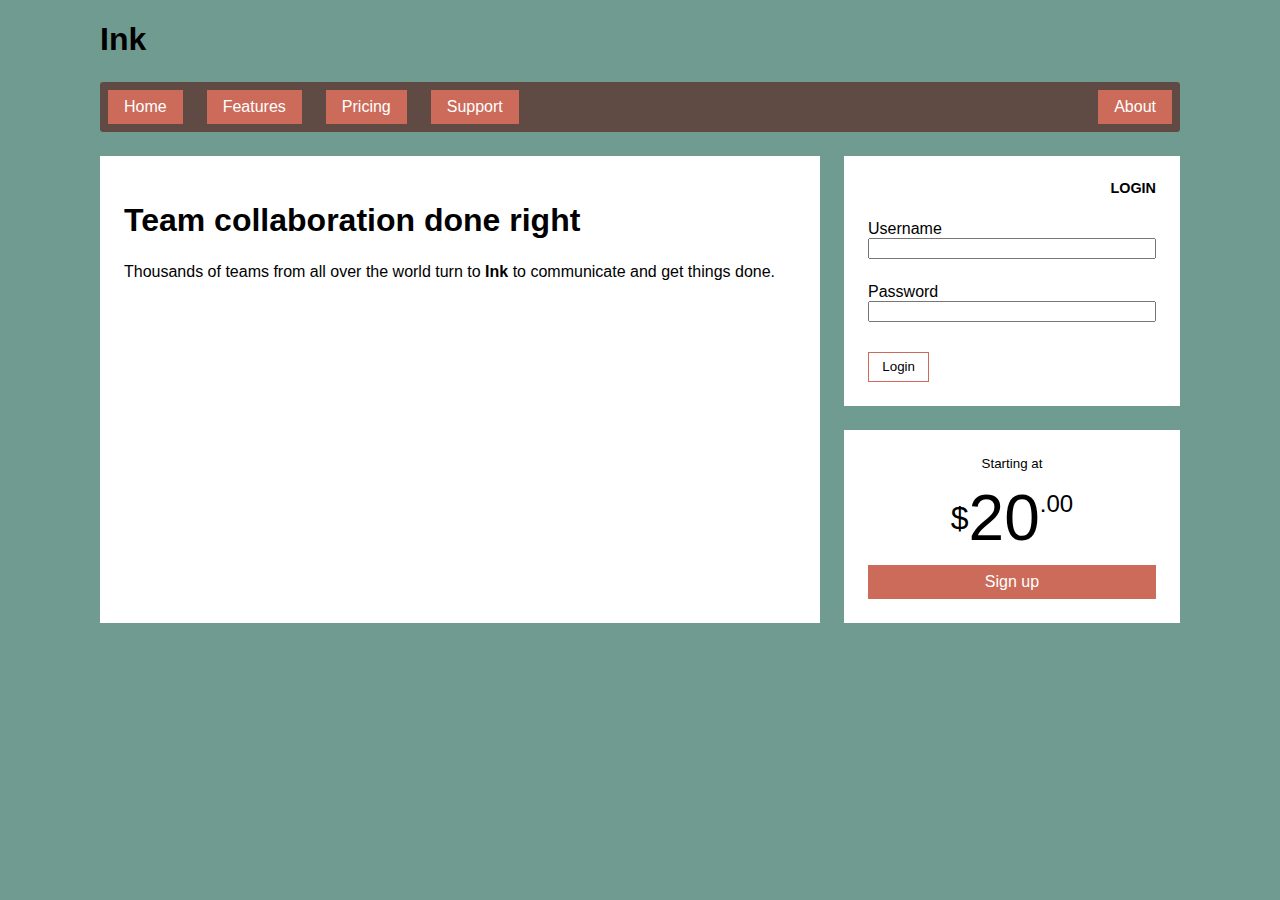
<file: part 5.1 flexbox/index.html>
<!DOCTYPE html>
<html lang="en">
<head>
  <meta charset="UTF-8">
  <meta http-equiv="X-UA-Compatible" content="ie=edge">
  <link rel="stylesheet" href="main.css">
  <title>Document</title>
</head>
<body>
  <div class="container">
    <header>
      <h1>Ink</h1>
    </header>
    <nav>
      <ul class="site-nav">
        <li><a href="/">Home</a></li>
        <li><a href="/features">Features</a></li>
        <li><a href="/pricing">Pricing</a></li>
        <li><a href="/support">Support</a></li>
        <li class="nav-right">
          <a href="/about">About</a>
        </li>
      </ul>
    </nav>
    <main class="flex">
      <div class="column-main tile">
        <h1>Team collaboration done right</h1>
        <p>Thousands of teams from all over the
          world turn to <b>Ink</b> to communicate
          and get things done.</p>
      </div>
      <div class="column-sidebar">
        <div class="tile">
          <form class="login-form">
            <h3>Login</h3>
            <p>
              <label for="username">Username</label>
              <input id="username" type="text" name="username" />
            </p>
            <p>
              <label for="password">Password</label>
              <input id="password" type="password" name="password" />
            </p>
            <button type="submit">Login</button>
          </form>
        </div>
        <div class="tile centered">
          <small>Starting at</small>
          <div class="cost">
            <span class="cost-currency">$</span>
            <span class="cost-dollars">20</span>
            <span class="cost-cents">.00</span>
          </div>
          <a class="cta-button" href="/pricing">
            Sign up
          </a>
        </div>
      </div>
    </main>
  </div>
</body>
</html>
</file>
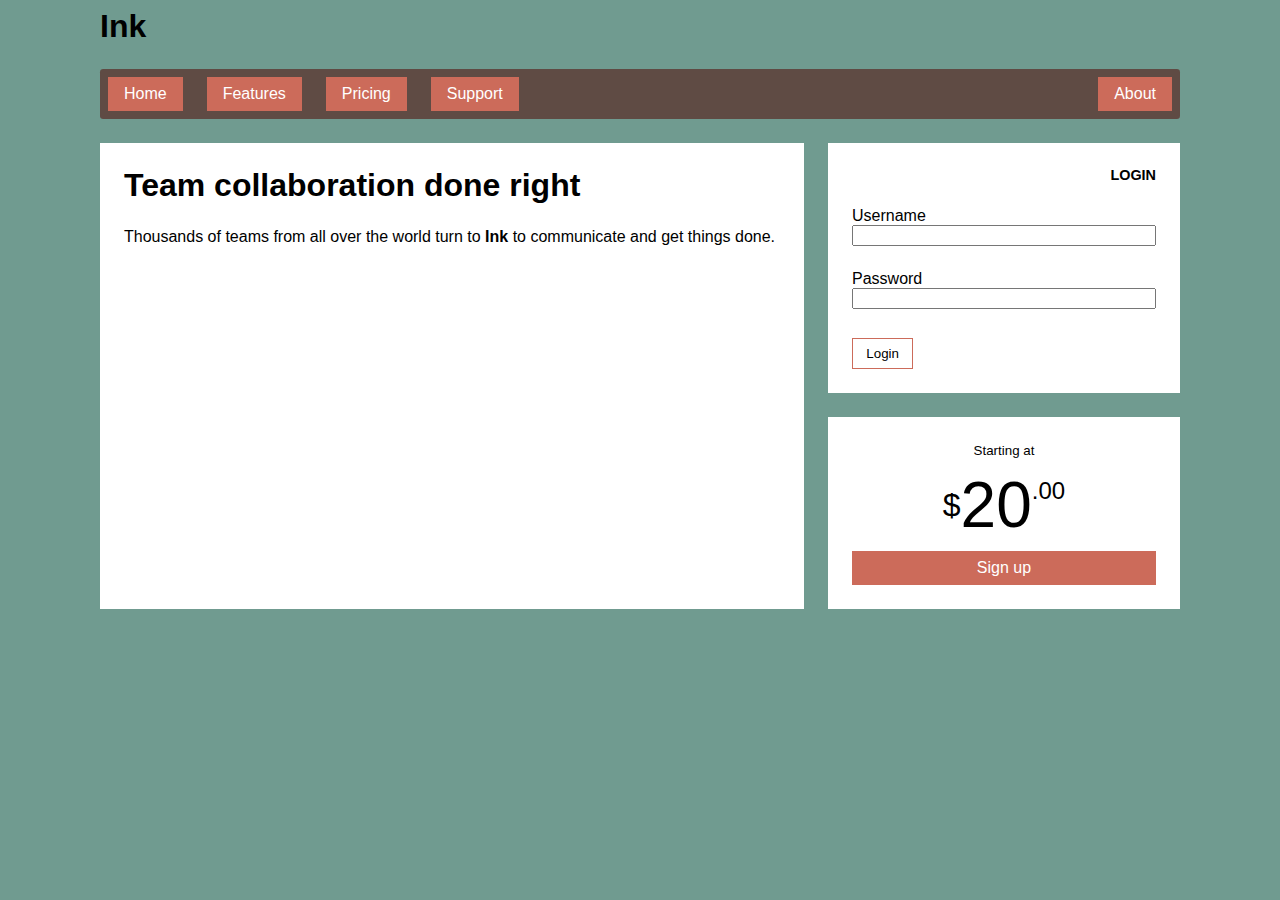
<file: part 6.1 grid/index.html>
<!DOCTYPE html>
<html lang="en">
<head>
  <meta charset="UTF-8">
  <meta http-equiv="X-UA-Compatible" content="ie=edge">
  <link rel="stylesheet" href="main.css">
  <title>Document</title>
</head>
<body>
  <div class="container">
    <header>
      <h1 class="page-heading">Ink</h1>
    </header>
    <nav>
      <ul class="site-nav">
        <li><a href="/">Home</a></li>
        <li><a href="/features">Features</a></li>
        <li><a href="/pricing">Pricing</a></li>
        <li><a href="/support">Support</a></li>
        <li class="nav-right">
          <a href="/about">About</a>
        </li>
      </ul>
    </nav>
    <main class="main tile">
      <h1>Team collaboration done right</h1>
      <p>Thousands of teams from all over the
        world turn to <b>Ink</b> to communicate
        and get things done.</p>
    </main>
    <div class="sidebar-top tile">
      <form class="login-form">
        <h3>Login</h3>
        <p>
          <label for="username">Username</label>
          <input id="username" type="text" name="username" />
        </p>
        <p>
          <label for="password">Password</label>
          <input id="password" type="password" name="password" />
        </p>
        <button type="submit">Login</button>
      </form>
    </div>
    <div class="sidebar-bottom tile centered">
      <small>Starting at</small>
      <div class="cost">
        <span class="cost-currency">$</span>
        <span class="cost-dollars">20</span>
        <span class="cost-cents">.00</span>
      </div>
      <a class="cta-button" href="/pricing">
        Sign up
      </a>
    </div>
  </div>
</body>
</html>
</file>
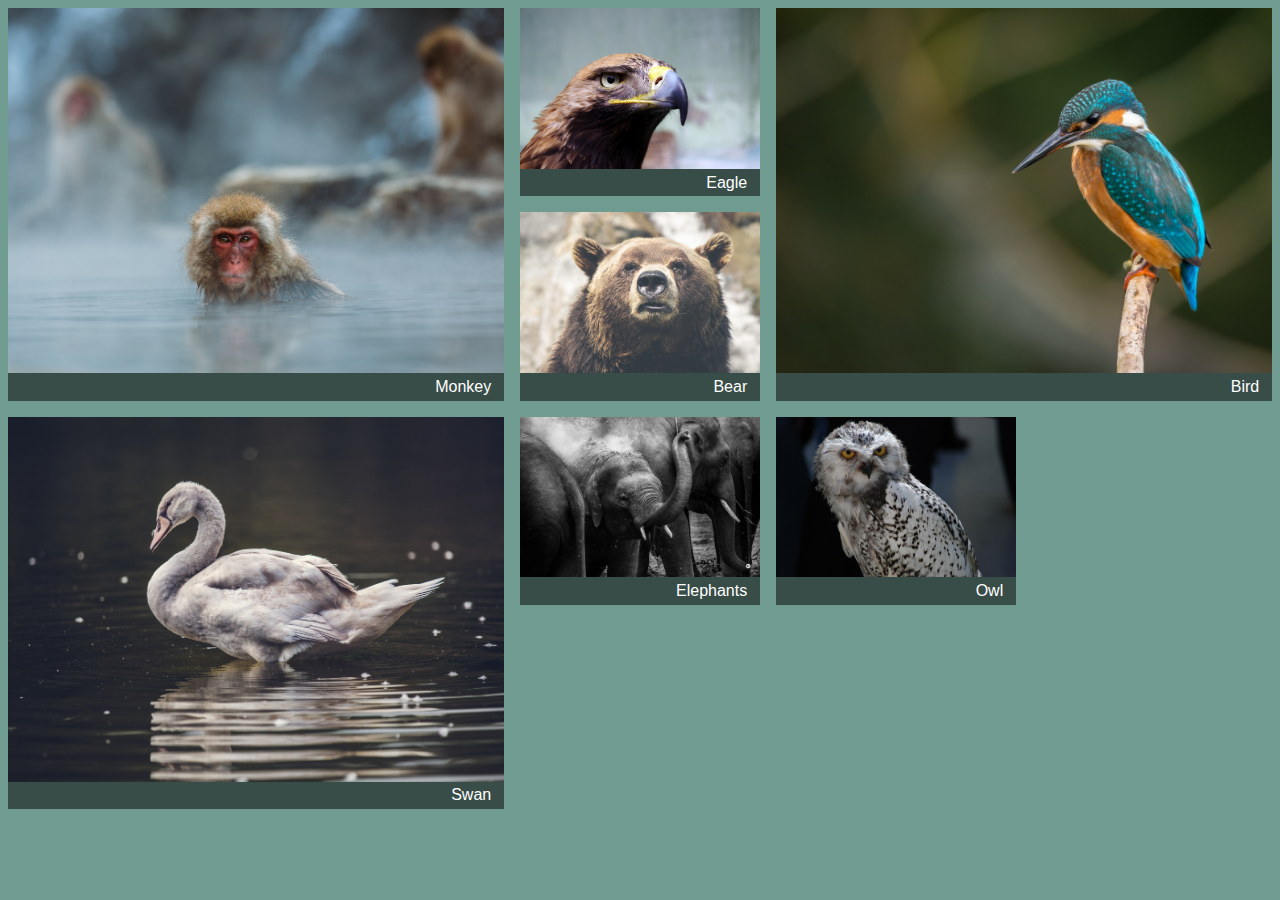
<file: part 6.4 grid implicit/index.html>
<!DOCTYPE html>
<html lang="en">
<head>
  <meta charset="UTF-8">
  <meta http-equiv="X-UA-Compatible" content="ie=edge">
  <link rel="stylesheet" href="main.css">
  <title>Document</title>
</head>
<body>
  <div class="portfolio">
    <figure class="featured">
      <img src="images/monkey.jpg" alt="monkey" />
      <figcaption>Monkey</figcaption>
    </figure>
    <figure>
      <img src="images/eagle.jpg" alt="eagle" />
      <figcaption>Eagle</figcaption>
    </figure>
    <figure class="featured">
      <img src="images/bird.jpg" alt="bird" />
      <figcaption>Bird</figcaption>
    </figure>
    <figure>
      <img src="images/bear.jpg" alt="bear" />
      <figcaption>Bear</figcaption>
    </figure>
    <figure class="featured">
      <img src="images/swan.jpg" alt="swan" />
      <figcaption>Swan</figcaption>
    </figure>
    <figure>
      <img src="images/elephants.jpg" alt="elephants" />
      <figcaption>Elephants</figcaption>
    </figure>
    <figure>
      <img src="images/owl.jpg" alt="owl" />
      <figcaption>Owl</figcaption>
    </figure>
  </div>
</body>
</html>
</file>
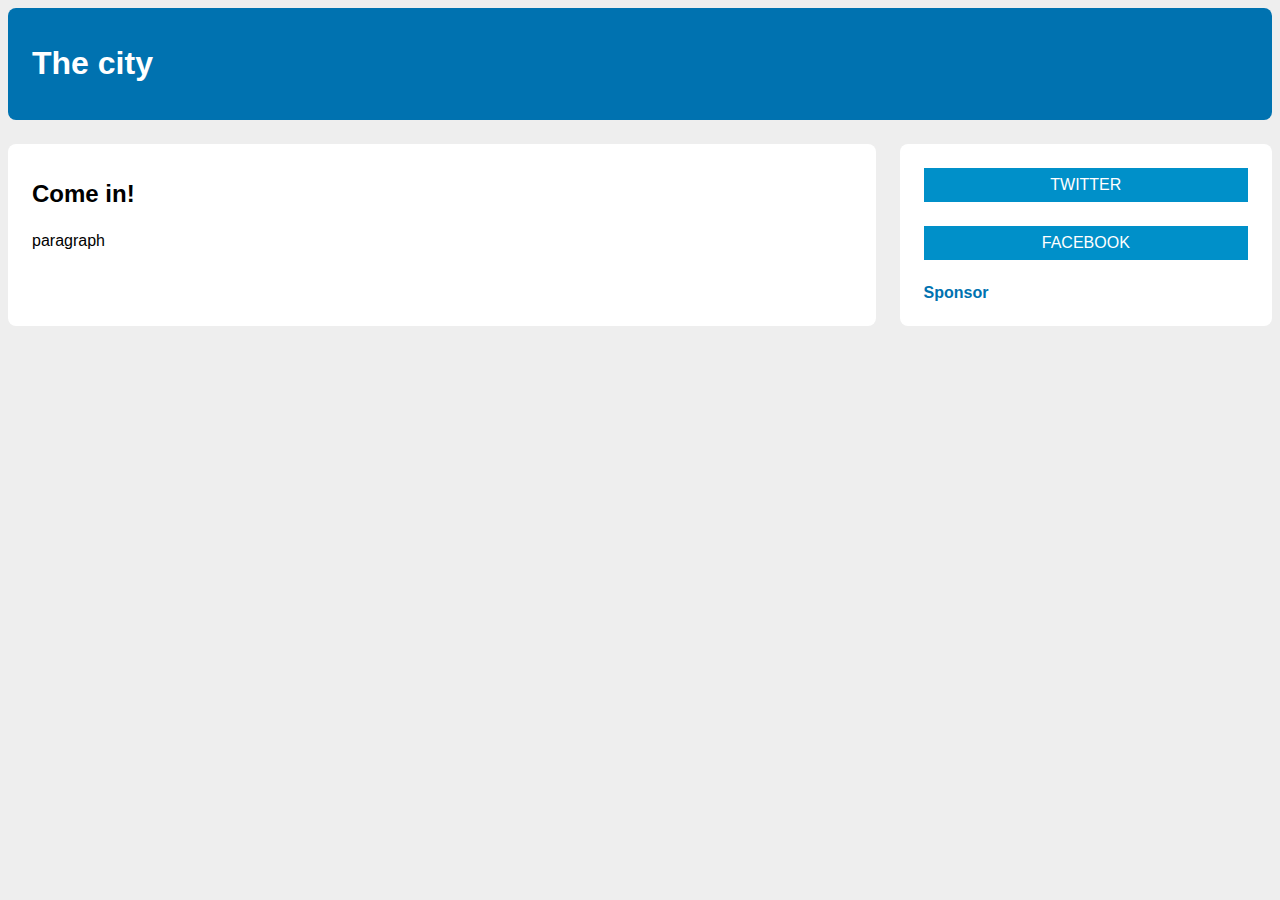
<file: part 3.1/flexbox/index.html>
<!DOCTYPE html>
<html lang="en">
<head>
  <meta charset="UTF-8">
  <meta http-equiv="X-UA-Compatible" content="ie=edge">
  <link rel="stylesheet" href="main.css">
  <title>Document</title>
</head>
<body>
  <header>
    <h1>The city</h1>
  </header>
  <div class="container">
    <main class="main">
      <h2>Come in!</h2>
      <p>
        paragraph
      </p>
    </main>
    <aside class="sidebar">
      <a href="https://twitter.com/" class="button-link">Twitter</a>
      <a href="https://facebook.com/" class="button-link">Facebook</a>
      <a href="http://localhost/" class="sponsor-link">Sponsor</a>
    </aside>
  </div>
</body>
</html>
</file>
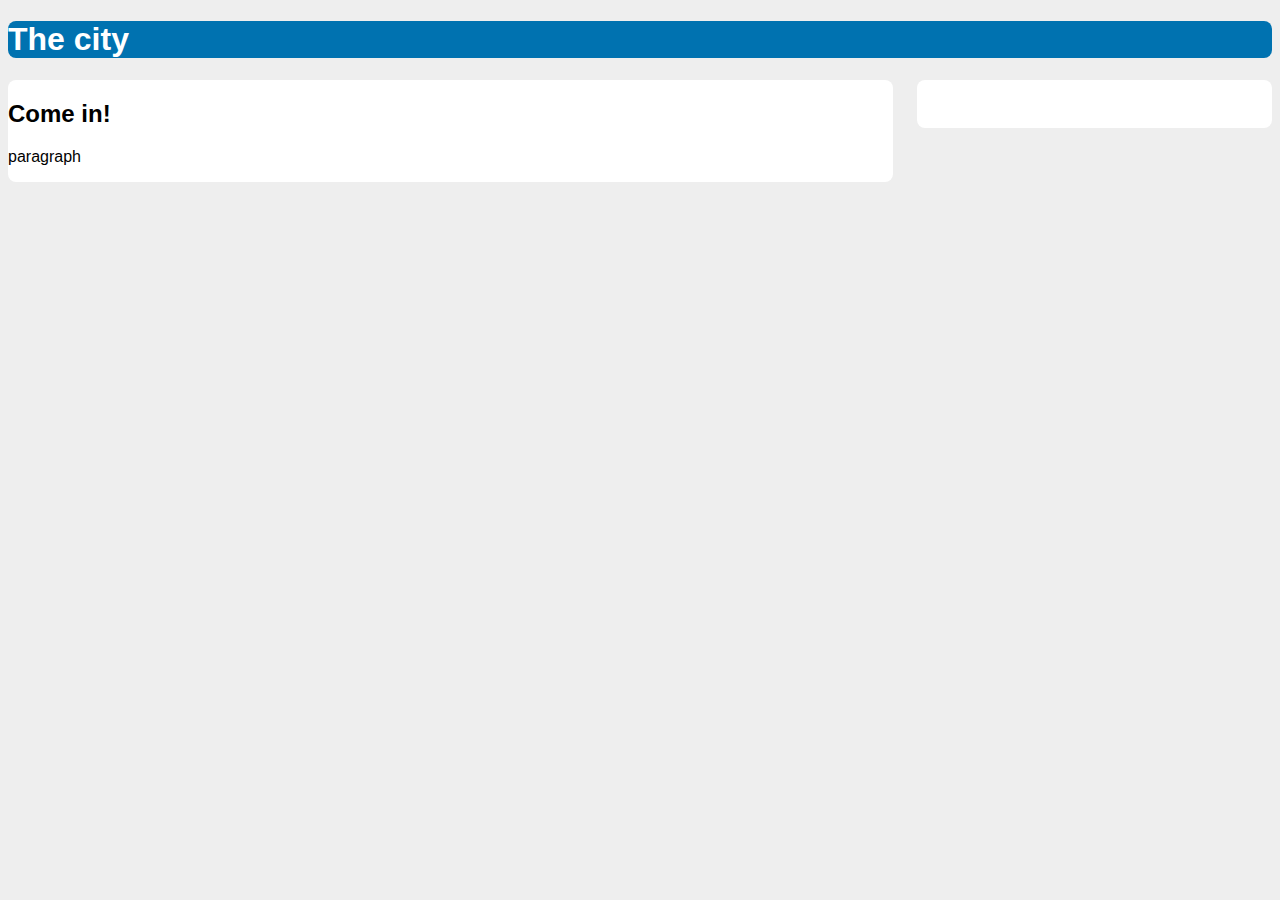
<file: part 3.1/float/index.html>
<!DOCTYPE html>
<html lang="en">
<head>
  <meta charset="UTF-8">
  <meta http-equiv="X-UA-Compatible" content="ie=edge">
  <link rel="stylesheet" href="main.css">
  <title>Document</title>
</head>
<body>
  <header>
    <h1>The city</h1>
  </header>
  <div class="container">
    <main class="main">
      <h2>Come in!</h2>
      <p>
        paragraph
      </p>
    </main>
    <aside class="sidebar">
      <div class="widget"></div>
      <div class="widget"></div>
      <div class="gizmo"></div>
    </aside>
  </div>
</body>
</html>
</file>
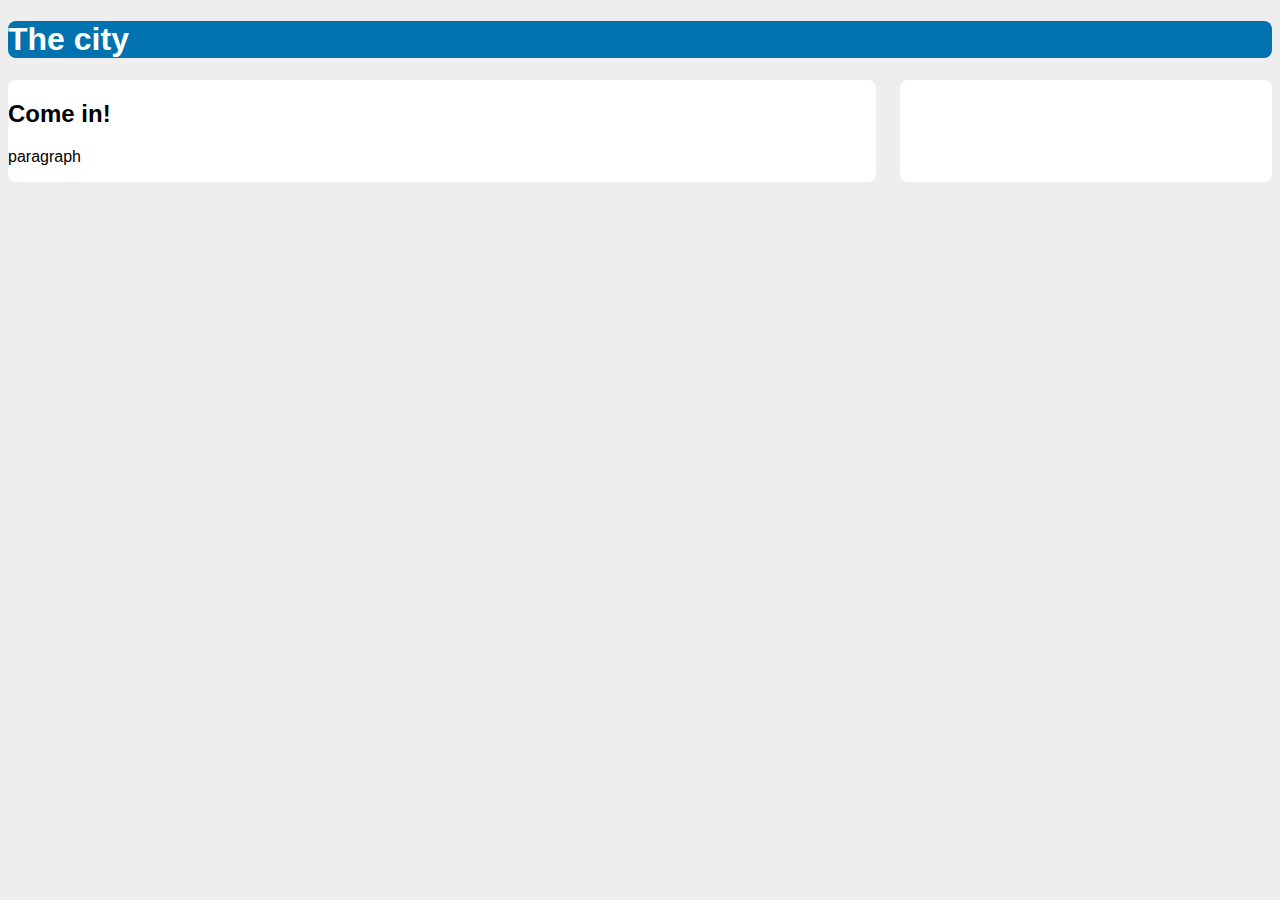
<file: part 3.1/table/index.html>
<!DOCTYPE html>
<html lang="en">
<head>
  <meta charset="UTF-8">
  <meta http-equiv="X-UA-Compatible" content="ie=edge">
  <link rel="stylesheet" href="main.css">
  <title>Document</title>
</head>
<body>
  <header>
    <h1>The city</h1>
  </header>
  <div class="wrapper">
    <div class="container">
      <main class="main">
        <h2>Come in!</h2>
        <p>
          paragraph
        </p>
      </main>
      <aside class="sidebar">
        <div class="widget"></div>
        <div class="widget"></div>
        <div class="gizmo"></div>
      </aside>
    </div>
  </div>
</body>
</html>
</file>
<file: part 5.1 flexbox/main.css>
:root {
    box-sizing: border-box;
}

*, ::before, ::after {
    box-sizing: inherit;
}

body {
    background-color: #709b90;
    font-family: Helvetica, Arial, sans-serif;
}

body * + * {
    margin-top: 1.5em;
}

.container {
    max-width: 1080px;
    margin: 0 auto;
}

.site-nav {
    display: flex;
    padding: .5em;
    background-color: #5f4b44;
    list-style-type: none;
    border-radius: .2em;
}

.site-nav > li {
    margin-top: 0;
}

.site-nav > li > a {
    display: block;
    padding: .5em 1em;
    background-color: #cc6b5a;
    color: white;
    text-decoration: none;
}

.site-nav > li + li {
    margin-left: 1.5em;
}

.site-nav > .nav-right {
    margin-left: auto;
}

.tile {
    padding: 1.5em;
    background-color: #fff;
}

.flex {
    display: flex;
}

.flex > * + * {
    margin-top: 0;
    margin-left: 1.5em;
}

.column-main {
    flex: 2;
}

.column-sidebar {
    flex: 1;
    display: flex;
    flex-direction: column;
}

.column-sidebar > .tile {
    flex: 1;
}

.login-form h3 {
    margin: 0;
    font-size: .9em;
    font-weight: bold;
    text-align: right;
    text-transform: uppercase;
}

.login-form input:not([type=checkbox]):not([type=radio]) {
    display: block;
    margin-top: 0;
    width: 100%;
}

.login-form button {
    margin-top: 1em;
    border: 1px solid #cc6b5a;
    background-color: white;
    padding: .5em 1em;
    cursor: pointer;
}

.centered {
    text-align: center;
}

.cost {
    display: flex;
    justify-content: center;
    align-items: center;
    line-height: .7;
}

.cost > span {
    margin-top: 0;
}

.cost-currency {
    font-size: 2rem;
}
.cost-dollars {
    font-size: 4rem;
}
.cost-cents {
    font-size: 1.5rem;
    align-self: flex-start;
}

.cta-button {
    display: block;
    background-color: #cc6b5a;
    color: white;
    padding: .5em 1em;
    text-decoration: none;
}
</file>
<file: part 6.1 grid/main.css>
:root {
    box-sizing: border-box;
}

*, ::before, ::after {
    box-sizing: inherit;
}

body {
    background-color: #709b90;
    font-family: Helvetica, Arial, sans-serif;
}

.container {
    display: grid;
    grid-template-columns: 2fr 1fr;
    grid-template-rows: repeat(4, auto);
    grid-gap: 1.5em;
    max-width: 1080px;
    margin: 0 auto;
}

header, nav {
    grid-column: 1 / 3;
    grid-row: span 1;
}

.main {
    grid-column: 1 / 2;
    grid-row: 3 / 5;
}

.sidebar-top {
    grid-column: 2 / 3;
    grid-row: 3 / 4;
}

.sidebar-bottom {
    grid-column: 2 / 3;
    grid-row: 4 / 5;
}

.tile {
    padding: 1.5em;
    background-color: #fff;
}

.tile > :first-child {
    margin-top: 0;
}

.tile * + * {
    margin-top: 1.5em;
}

.page-heading {
    margin: 0;
}

.site-nav {
    display: flex;
    margin: 0;
    padding: .5em;
    background-color: #5f4b44;
    list-style-type: none;
    border-radius: .2em;
}

.site-nav > li {
    margin-top: 0;
}

.site-nav > li > a {
    display: block;
    padding: .5em 1em;
    background-color: #cc6b5a;
    color: white;
    text-decoration: none;
}

.site-nav > li + li {
    margin-left: 1.5em;
}

.site-nav > .nav-right {
    margin-left: auto;
}

.login-form h3 {
    margin: 0;
    font-size: .9em;
    font-weight: bold;
    text-align: right;
    text-transform: uppercase;
}

.login-form input:not([type=checkbox]):not([type=radio]) {
    display: block;
    margin-top: 0;
    width: 100%;
}

.login-form button {
    margin-top: 1em;
    border: 1px solid #cc6b5a;
    background-color: white;
    padding: .5em 1em;
    cursor: pointer;
}

.centered {
    text-align: center;
}

.cost {
    display: flex;
    justify-content: center;
    align-items: center;
    line-height: .7;
}

.cost > span {
    margin-top: 0;
}

.cost-currency {
    font-size: 2rem;
}
.cost-dollars {
    font-size: 4rem;
}
.cost-cents {
    font-size: 1.5rem;
    align-self: flex-start;
}

.cta-button {
    display: block;
    background-color: #cc6b5a;
    color: white;
    padding: .5em 1em;
    text-decoration: none;
}
</file>
<file: part 6.4 grid implicit/main.css>
:root {
    box-sizing: border-box;
}

*, ::before, ::after {
    box-sizing: inherit;
}

body {
    background-color: #709b90;
    font-family: Helvetica, Arial, sans-serif;
}

@supports (display: grid) or (display: -ms-grid) {
    .portfolio {
        display: grid;
        grid-template-columns: repeat(auto-fit, minmax(200px, 1fr));
        grid-auto-rows: 1fr;
        grid-gap: 1em;
        grid-auto-flow: row dense;
    }
}

.portfolio > figure {
    display: flex;
    flex-direction: column;
    margin: 0;
}

.portfolio img {
    flex: 1;
    object-fit: cover;
    max-width: 100%;
}

.portfolio figcaption {
    padding: 0.3em 0.8em;
    background-color: rgba(0, 0, 0, 0.5);
    color: #fff;
    text-align: right;
}

.portfolio .featured {
    grid-row: span 2;
    grid-column: span 2;
}
</file>
<file: part 3.1/flexbox/main.css>
:root {
    box-sizing: border-box;
}

*,
::before,
::after {
    box-sizing: inherit;
}

body {
    background-color: #eee;
    font-family: Helvetica, Arial, sans-serif;
}

body * + * {
    margin-top: 1.5em;
}

header {
    padding: 1em 1.5em;
    color: #fff;
    background-color: #0072b0;
    border-radius: .5em;
}

.container {
    display: flex;
}

.main {
    width: 70%;
    padding: 1em 1.5em;
    background-color: #fff;
    border-radius: .5em;
}

.sidebar {
    width: 30%;
    padding: 1.5em;
    margin-top: 0;
    margin-left: 1.5em;
    background-color: #fff;
    border-radius: .5em;
}

.button-link {
    display: block;
    padding: .5em;
    color: #fff;
    background-color: #0090c9;
    text-align: center;
    text-decoration: none;
    text-transform: uppercase;
}

/* .button-link + .button-link {
    margin-top: 1.5em;
} */

.sponsor-link {
    display: block;
    color: #0072b0;
    font-weight: bold;
    text-decoration: none;
}
</file>
<file: part 3.1/float/main.css>
:root {
    box-sizing: border-box;
}

*,
::before,
::after {
    box-sizing: inherit;
}

body {
    background-color: #eee;
    font-family: Helvetica, Arial, sans-serif;
}

header {
    color: #fff;
    background-color: #0072b0;
    border-radius: .5em;
}

main {
    display: block; /* IE fix */
}

.main {
    float: left;
    width: 70%;
    background-color: #fff;
    border-radius: .5em;
}

.sidebar {
    float: left;
    width: calc(30% - 1.5em);
    margin-left: 1.5em;
    padding: 1.5em;
    background-color: #fff;
    border-radius: .5em;
}
</file>
<file: part 3.1/table/main.css>
:root {
    box-sizing: border-box;
}

*,
::before,
::after {
    box-sizing: inherit;
}

body {
    background-color: #eee;
    font-family: Helvetica, Arial, sans-serif;
}

header {
    color: #fff;
    background-color: #0072b0;
    border-radius: .5em;
}

main {
    display: block; /* IE fix */
}

.wrapper {
    margin-left: -1.5em;
    margin-right: -1.5em;
}

.container {
    display: table;
    width: 100%;
    border-spacing: 1.5em 0;
}

.main {
    display: table-cell;
    width: 70%;
    background-color: #fff;
    border-radius: .5em;
}

.sidebar {
    display: table-cell;
    width: 30%;
    padding: 1.5em;
    background-color: #fff;
    border-radius: .5em;
}
</file>
